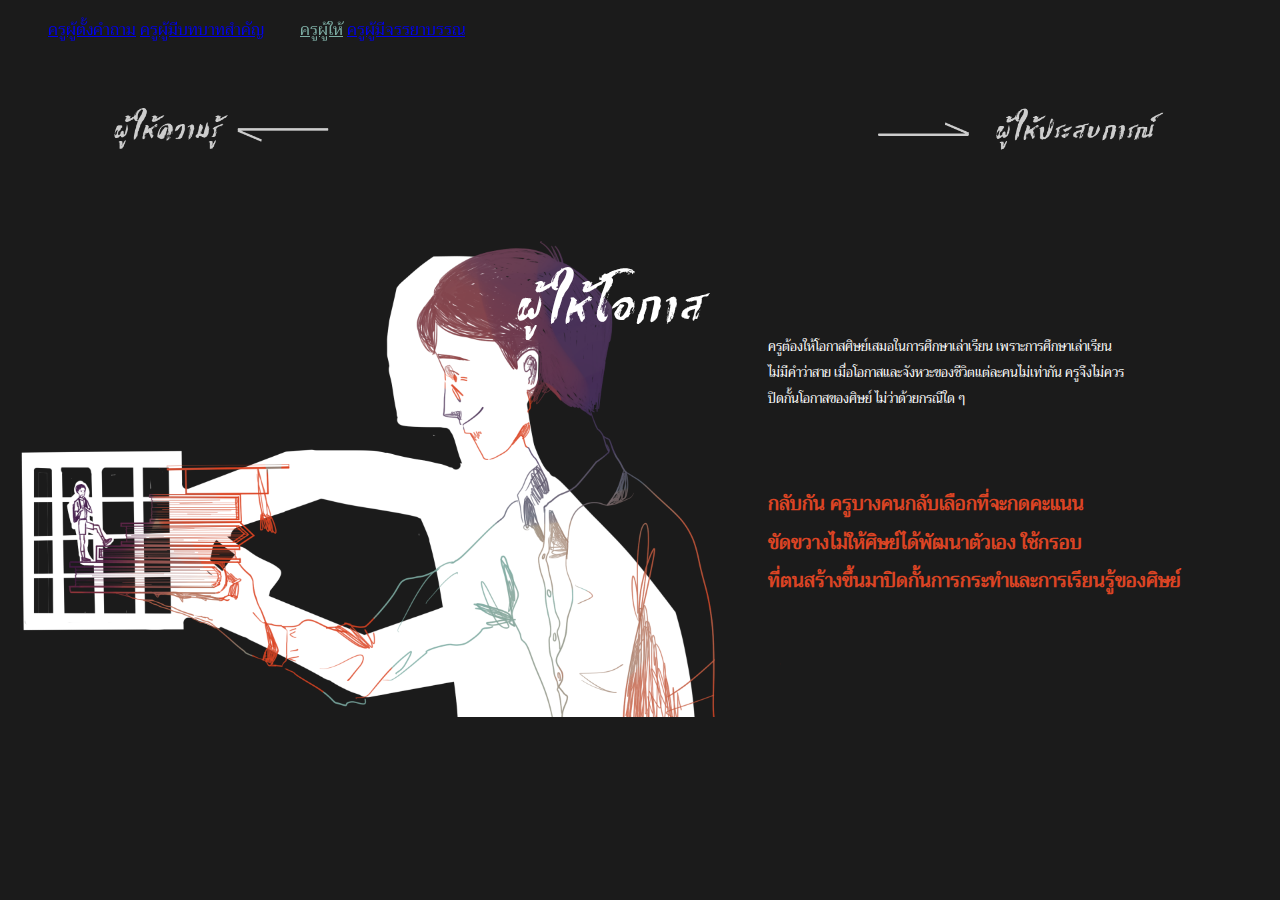
<file: chance.html>
<html lang="en">
<head>
    <meta charset="UTF-8">
    <link rel="icon" href="image/icontitle.png" type="image/gif" sizes="100x100">
    <link rel="stylesheet" href="https://cdn.jsdelivr.net/npm/bootstrap@4.5.3/dist/css/bootstrap.min.css" integrity="sha384-TX8t27EcRE3e/ihU7zmQxVncDAy5uIKz4rEkgIXeMed4M0jlfIDPvg6uqKI2xXr2" crossorigin="anonymous">
    <link rel="stylesheet" href="style2.css">
    <title>ผู้ให้โอกาส</title>
</head>
<body>
    <warpper>
        <content>
            <nav class="navbar navbar-expand-lg navbar-dark bg-dark">
    
                <div class="collapse navbar-collapse" id="navbarNavAltMarkup">
                  <div class="navbar-nav navbar-center">
                    <a class="nav-link" href="index.html#s1">ครูผู้ตั้งคำถาม</a>
                    <a class="nav-link" href="index.html#s2">ครูผู้มีบทบาทสำคัญ</a>
                    <div class="dropdown">
                        <a class="nav-link dropbtn" href="index.html#s3" style="color: #7dada4;" onclick="link1()">ครูผู้ให้</a>
                        <div class="dropdown-content">
                            <a href="know.html">ครูผู้ให้ความรู้</a>
                            <a href="chance.html" style="color: #7dada4;">ครูผู้ให้โอกาส</a>
                            <a href="exp.html">ครูผู้ให้ประสบการณ์</a>
                            <a href="life.html">ครูผู้ให้ชีวิต</a>
                            <a href="cheerup.html">ครูผู้ให้กำลังใจ</a>
                            <a href="forgive.html">ครูผู้ให้อภัย</a>
                        </div>
                    </div>
                    <a class="nav-link" href="index.html#s4">ครูผู้มีจรรยาบรรณ</a>
                  </div>
                </div>
              </nav>
              <img src="image/chancebg.png" class="bg">
              <img src="image/chance.png" class="bg">
            <h1 class="headmid">ผู้ให้โอกาส</h1>
            <p class="subhead1">
                ครูต้องให้โอกาสศิษย์เสมอในการศึกษาเล่าเรียน เพราะการศึกษาเล่าเรียน<br>
                ไม่มีคำว่าสาย เมื่อโอกาสและจังหวะของชีวิตแต่ละคนไม่เท่ากัน ครูจึงไม่ควร<br>
                ปิดกั้นโอกาสของศิษย์ ไม่ว่าด้วยกรณีใด ๆ

            </p>
            <h3 class="red1">กลับกัน ครูบางคนกลับเลือกที่จะกดคะแนน<br>
                ขัดขวางไม่ให้ศิษย์ได้พัฒนาตัวเอง ใช้กรอบ<br>
                ที่ตนสร้างขึ้นมาปิดกั้นการกระทำและการเรียนรู้ของศิษย์
            </h3>

            <img src="image/expbtn.png" class="btn1" onclick="link1()">
            <img src="image/backknowbtn.png" class="btn2" onclick="link2()">
        </content>
    </warpper>

    <script>
        function link1(){
            location.href = "exp.html"
        }
        function link2(){
            location.href = "know.html"
        }
    </script>
</body>
</html>
</file>
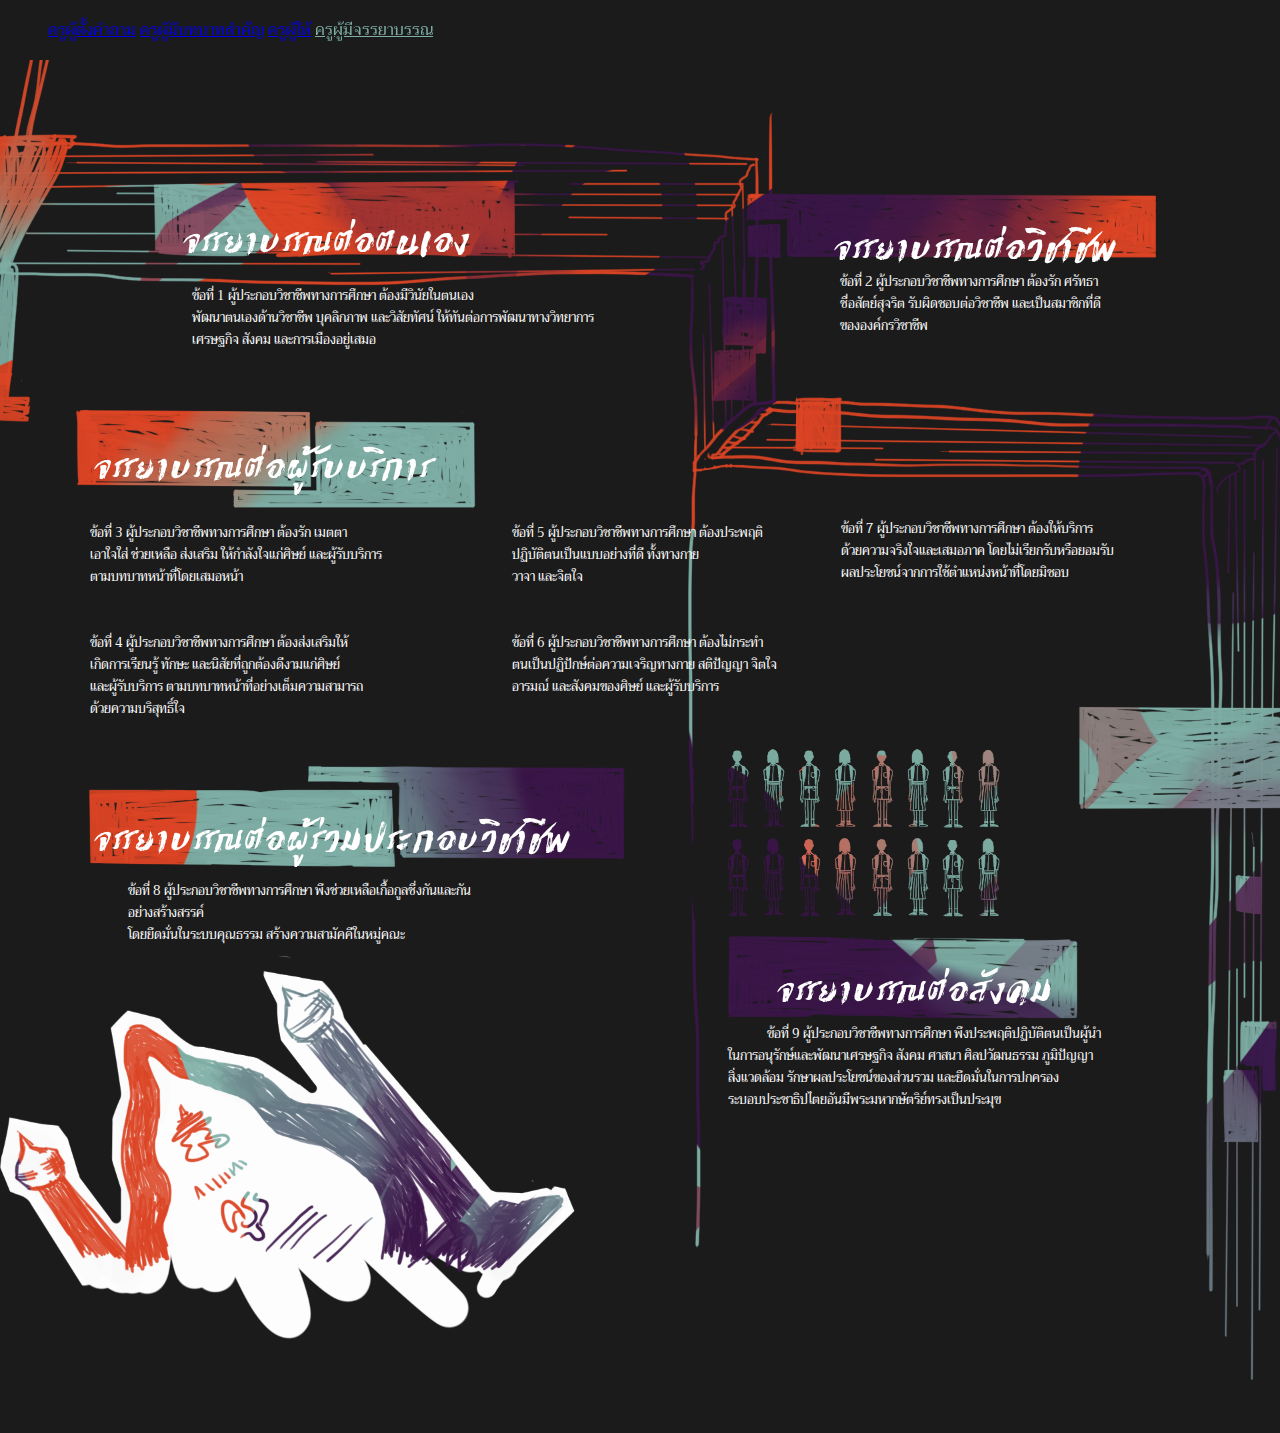
<file: conti.html>
<html lang="en">
<head>
    <meta charset="UTF-8">
    <link rel="icon" href="image/icontitle.png" type="image/gif" sizes="100x100">
    <link rel="stylesheet" href="https://cdn.jsdelivr.net/npm/bootstrap@4.5.3/dist/css/bootstrap.min.css" integrity="sha384-TX8t27EcRE3e/ihU7zmQxVncDAy5uIKz4rEkgIXeMed4M0jlfIDPvg6uqKI2xXr2" crossorigin="anonymous">
    <link rel="stylesheet" href="style3.css">
    <title>จรรยาบรรณต่อตนเอง</title>
</head>
<body>
    <warpper>
        <content>
            <nav class="navbar navbar-expand-lg navbar-dark bg-dark">
    
                <div class="collapse navbar-collapse" id="navbarNavAltMarkup">
                  <div class="navbar-nav navbar-center">
                    <a class="nav-link" href="index.html#s1">ครูผู้ตั้งคำถาม</a>
                    <a class="nav-link" href="index.html#s2">ครูผู้มีบทบาทสำคัญ</a>
                    <a class="nav-link" href="index.html#s3" onclick="link1()">ครูผู้ให้</a>
                    <a class="nav-link" href="index.html#s4" style="color: #7dada4;">ครูผู้มีจรรยาบรรณ</a>
                  </div>
                </div>
              </nav>
            <img src="image/rulebgpage.png" class="bgpage">
            <h1 class="head1">จรรยาบรรณต่อตนเอง</h1>
            <p class="subhead1">
                ข้อที่ 1 ผู้ประกอบวิชาชีพทางการศึกษา ต้องมีวินัยในตนเอง <br>
                พัฒนาตนเองด้านวิชาชีพ บุคลิกภาพ และวิสัยทัศน์ ให้ทันต่อการพัฒนาทางวิทยาการ <br>
                เศรษฐกิจ สังคม และการเมืองอยู่เสมอ 
                </p>

            <h1 class="head2">จรรยาบรรณต่อผู้รับบริการ</h1>
                <p class="subhead2">
                    
            ข้อที่ 3 ผู้ประกอบวิชาชีพทางการศึกษา ต้องรัก เมตตา <br>
            เอาใจใส่ ช่วยเหลือ ส่งเสริม ให้กําลังใจแก่ศิษย์ และผู้รับบริการ <br>
            ตามบทบาทหน้าที่โดยเสมอหน้า<br><br><br>

            ข้อที่ 4 ผู้ประกอบวิชาชีพทางการศึกษา ต้องส่งเสริมให้<br>
            เกิดการเรียนรู้ ทักษะ และนิสัยที่ถูกต้องดีงามแก่ศิษย์ <br>
            และผู้รับบริการ ตามบทบาทหน้าที่อย่างเต็มความสามารถ <br>
            ด้วยความบริสุทธิ์ใจ
                </p>


                <p class="subhead3">
                    ข้อที่ 5 ผู้ประกอบวิชาชีพทางการศึกษา ต้องประพฤติ<br>
                    ปฏิบัติตนเป็นแบบอย่างที่ดี ทั้งทางกาย<br>
                    วาจา และจิตใจ<br><br><br>

                    ข้อที่ 6 ผู้ประกอบวิชาชีพทางการศึกษา ต้องไม่กระทํา<br>
                    ตนเป็นปฏิปักษ์ต่อความเจริญทางกาย สติปัญญา จิตใจ<br>
                    อารมณ์ และสังคมของศิษย์ และผู้รับบริการ
                </p>
            <h1 class="head3">จรรยาบรรณต่อผู้ร่วมประกอบวิชาชีพ</h1>
                <p class="subhead4">
                    ข้อที่ 8 ผู้ประกอบวิชาชีพทางการศึกษา พึงช่วยเหลือเกื้อกูลซึ่งกันและกัน<br>
                    อย่างสร้างสรรค์<br>
                    โดยยึดมั่นในระบบคุณธรรม สร้างความสามัคคีในหมู่คณะ
                </p>

            <h1 class="head4">จรรยาบรรณต่อวิชาชีพ</h1>
                <p class="subhead5">  
                    ข้อที่ 2 ผู้ประกอบวิชาชีพทางการศึกษา ต้องรัก ศรัทธา<br>
                    ซื่อสัตย์สุจริต รับผิดชอบต่อวิชาชีพ และเป็นสมาชิกที่ดี<br>
                    ขององค์กรวิชาชีพ
                </p>

            <h1 class="head5">จรรยาบรรณต่อสังคม</h1>
                <p class="subhead6">
                    ข้อที่ 9 ผู้ประกอบวิชาชีพทางการศึกษา พึงประพฤติปฏิบัติตนเป็นผู้นํา<br>
                    ในการอนุรักษ์และพัฒนาเศรษฐกิจ สังคม ศาสนา ศิลปวัฒนธรรม ภูมิปัญญา <br>
                    สิ่งแวดล้อม รักษาผลประโยชน์ของส่วนรวม และยึดมั่นในการปกครอง<br>
                    ระบอบประชาธิปไตยอันมีพระมหากษัตริย์ทรงเป็นประมุข
                </p>

                <p class="subhead7">
                    ข้อที่ 7 ผู้ประกอบวิชาชีพทางการศึกษา ต้องให้บริการ<br>
                    ด้วยความจริงใจและเสมอภาค โดยไม่เรียกรับหรือยอมรับ<br>
                    ผลประโยชน์จากการใช้ตําแหน่งหน้าที่โดยมิชอบ


                </p>
            
        </content>
    </warpper>
</body>
</html>
</file>
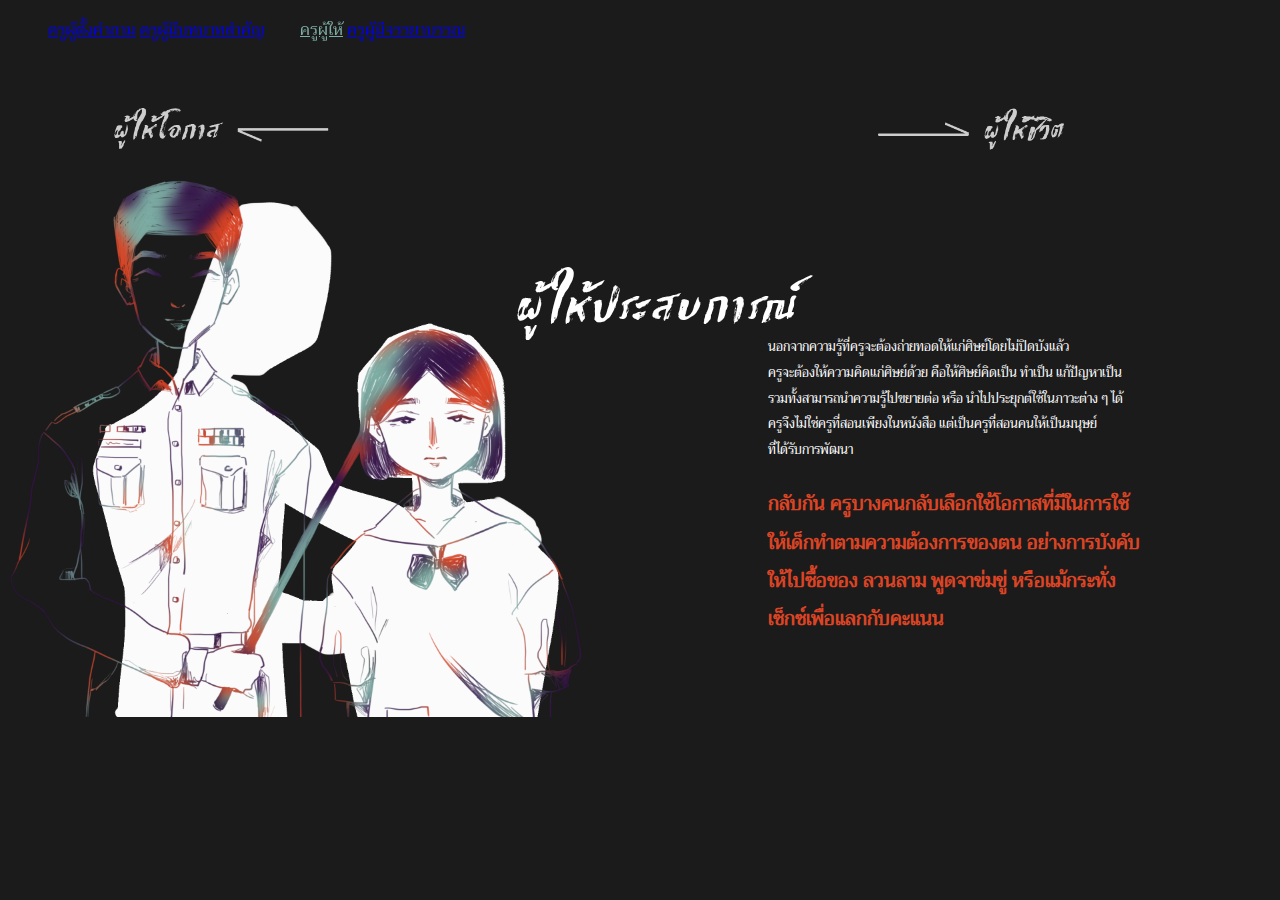
<file: exp.html>
<html lang="en">
<head>
    <meta charset="UTF-8">
    <link rel="icon" href="image/icontitle.png" type="image/gif" sizes="100x100">
    <link rel="stylesheet" href="https://cdn.jsdelivr.net/npm/bootstrap@4.5.3/dist/css/bootstrap.min.css" integrity="sha384-TX8t27EcRE3e/ihU7zmQxVncDAy5uIKz4rEkgIXeMed4M0jlfIDPvg6uqKI2xXr2" crossorigin="anonymous">
    <link rel="stylesheet" href="style2.css">
    <title>ผู้ให้ประสบการณ์</title>
</head>
<body>
    <warpper>
        <content>
            <nav class="navbar navbar-expand-lg navbar-dark bg-dark">
    
                <div class="collapse navbar-collapse" id="navbarNavAltMarkup">
                  <div class="navbar-nav navbar-center">
                    <a class="nav-link" href="index.html#s1">ครูผู้ตั้งคำถาม</a>
                    <a class="nav-link" href="index.html#s2">ครูผู้มีบทบาทสำคัญ</a>
                    <div class="dropdown">
                        <a class="nav-link dropbtn" href="index.html#s3" style="color: #7dada4;" onclick="link1()">ครูผู้ให้</a>
                        <div class="dropdown-content">
                            <a href="know.html">ครูผู้ให้ความรู้</a>
                            <a href="chance.html">ครูผู้ให้โอกาส</a>
                            <a href="exp.html" style="color: #7dada4;">ครูผู้ให้ประสบการณ์</a>
                            <a href="life.html">ครูผู้ให้ชีวิต</a>
                            <a href="cheerup.html">ครูผู้ให้กำลังใจ</a>
                            <a href="forgive.html">ครูผู้ให้อภัย</a>
                        </div>
                    </div>
                    <a class="nav-link" href="index.html#s4">ครูผู้มีจรรยาบรรณ</a>
                  </div>
                </div>
              </nav>
              <img src="image/expbg.png" class="bg">
              <img src="image/exp.png" class="bg">
            <h1 class="headmid">ผู้ให้ประสบการณ์</h1>
            <p class="subhead1">
                
                        นอกจากความรู้ที่ครูจะต้องถ่ายทอดให้แก่ศิษย์โดยไม่ปิดบังแล้ว <br>
                        ครูจะต้องให้ความคิดแก่ศิษย์ด้วย คือให้ศิษย์คิดเป็น ทำเป็น แก้ปัญหาเป็น <br>
                        รวมทั้งสามารถนำความรู้ไปขยายต่อ หรือ นำไปประยุกต์ใช้ในภาวะต่าง ๆ ได้ <br>
                        ครูจึงไม่ใช่ครูที่สอนเพียงในหนังสือ แต่เป็นครูที่สอนคนให้เป็นมนุษย์ <br>
                        ที่ได้รับการพัฒนา


            </p>
            <h3 class="red1">กลับกัน ครูบางคนกลับเลือกใช้โอกาสที่มีในการใช้<br>
                ให้เด็กทำตามความต้องการของตน อย่างการบังคับ<br>
                ให้ไปซื้อของ ลวนลาม พูดจาข่มขู่ หรือแม้กระทั่ง <br>
                เซ็กซ์เพื่อแลกกับคะแนน 
            </h3>

            <img src="image/lifenextbtn.png" class="btn1" onclick="link1()">
            <img src="image/backchancebtn.png" class="btn2" onclick="link2()">
        </content>
    </warpper>

    <script>
        function link1(){
            location.href = "life.html"
        }
        function link2(){
            location.href = "chance.html"
        }
    </script>
</body>
</html>
</file>
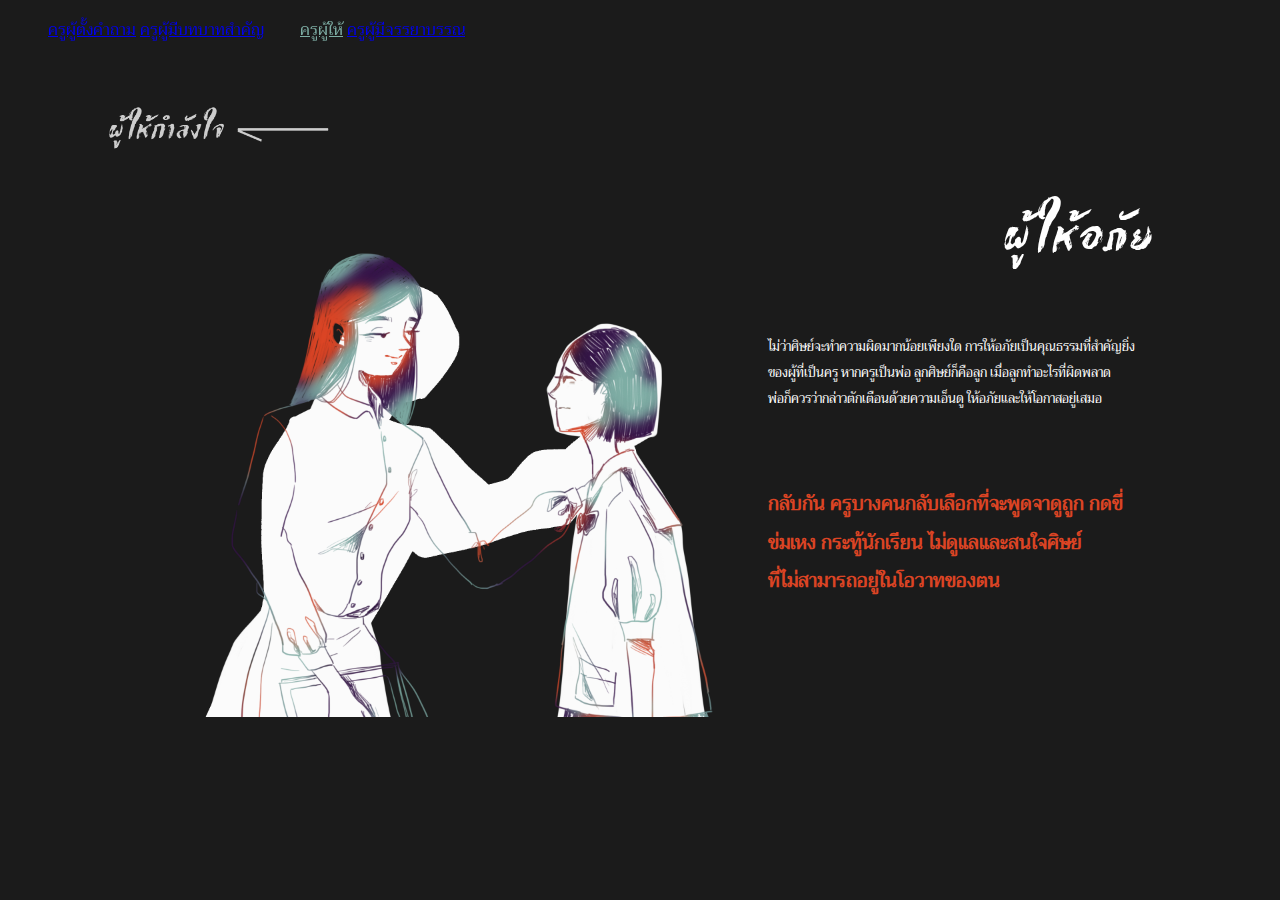
<file: forgive.html>
<html lang="en">
<head>
    <meta charset="UTF-8">
    <link rel="icon" href="image/icontitle.png" type="image/gif" sizes="100x100">
    <link rel="stylesheet" href="https://cdn.jsdelivr.net/npm/bootstrap@4.5.3/dist/css/bootstrap.min.css" integrity="sha384-TX8t27EcRE3e/ihU7zmQxVncDAy5uIKz4rEkgIXeMed4M0jlfIDPvg6uqKI2xXr2" crossorigin="anonymous">
    <link rel="stylesheet" href="style2.css">
    <title>ผู้ให้ความรู้</title>
</head>
<body>
    <warpper>
        <content>
            <nav class="navbar navbar-expand-lg navbar-dark bg-dark">
    
                <div class="collapse navbar-collapse" id="navbarNavAltMarkup">
                  <div class="navbar-nav navbar-center">
                    <a class="nav-link" href="index.html#s1">ครูผู้ตั้งคำถาม</a>
                    <a class="nav-link" href="index.html#s2">ครูผู้มีบทบาทสำคัญ</a>
                    <div class="dropdown">
                        <a class="nav-link dropbtn" href="index.html#s3" style="color: #7dada4;" onclick="link1()">ครูผู้ให้</a>
                        <div class="dropdown-content">
                            <a href="know.html">ครูผู้ให้ความรู้</a>
                            <a href="chance.html">ครูผู้ให้โอกาส</a>
                            <a href="exp.html">ครูผู้ให้ประสบการณ์</a>
                            <a href="life.html">ครูผู้ให้ชีวิต</a>
                            <a href="cheerup.html">ครูผู้ให้กำลังใจ</a>
                            <a href="forgive.html" style="color: #7dada4;">ครูผู้ให้อภัย</a>
                        </div>
                    </div>
                    <a class="nav-link" href="index.html#s4">ครูผู้มีจรรยาบรรณ</a>
                  </div>
                </div>
              </nav>
              <img src="image/forgivebg.png" class="bg">
              <img src="image/forgive.png" class="bg">
            <h1 class="head2">ผู้ให้อภัย</h1>
            <p class="subhead1">
                ไม่ว่าศิษย์จะทำความผิดมากน้อยเพียงใด การให้อภัยเป็นคุณธรรมที่สำคัญยิ่ง<br>
                ของผู้ที่เป็นครู หากครูเป็นพ่อ ลูกศิษย์ก็คือลูก เมื่อลูกทำอะไรที่ผิดพลาด<br> 
                พ่อก็ควรว่ากล่าวตักเตือนด้วยความเอ็นดู ให้อภัยและให้โอกาสอยู่เสมอ
            </p>
            <h3 class="red1">กลับกัน ครูบางคนกลับเลือกที่จะพูดจาดูถูก กดขี่<br>
                ข่มเหง กระทู้นักเรียน ไม่ดูแลและสนใจศิษย์<br>
                ที่ไม่สามารถอยู่ในโอวาทของตน
                </h3>

            <img src="image/cheerupbackbtn.png" class="btn2" onclick="link1()">
        </content>
    </warpper>

    <script>
        function link1(){
            location.href = "cheerup.html"
        }
    </script>
</body>
</html>
</file>
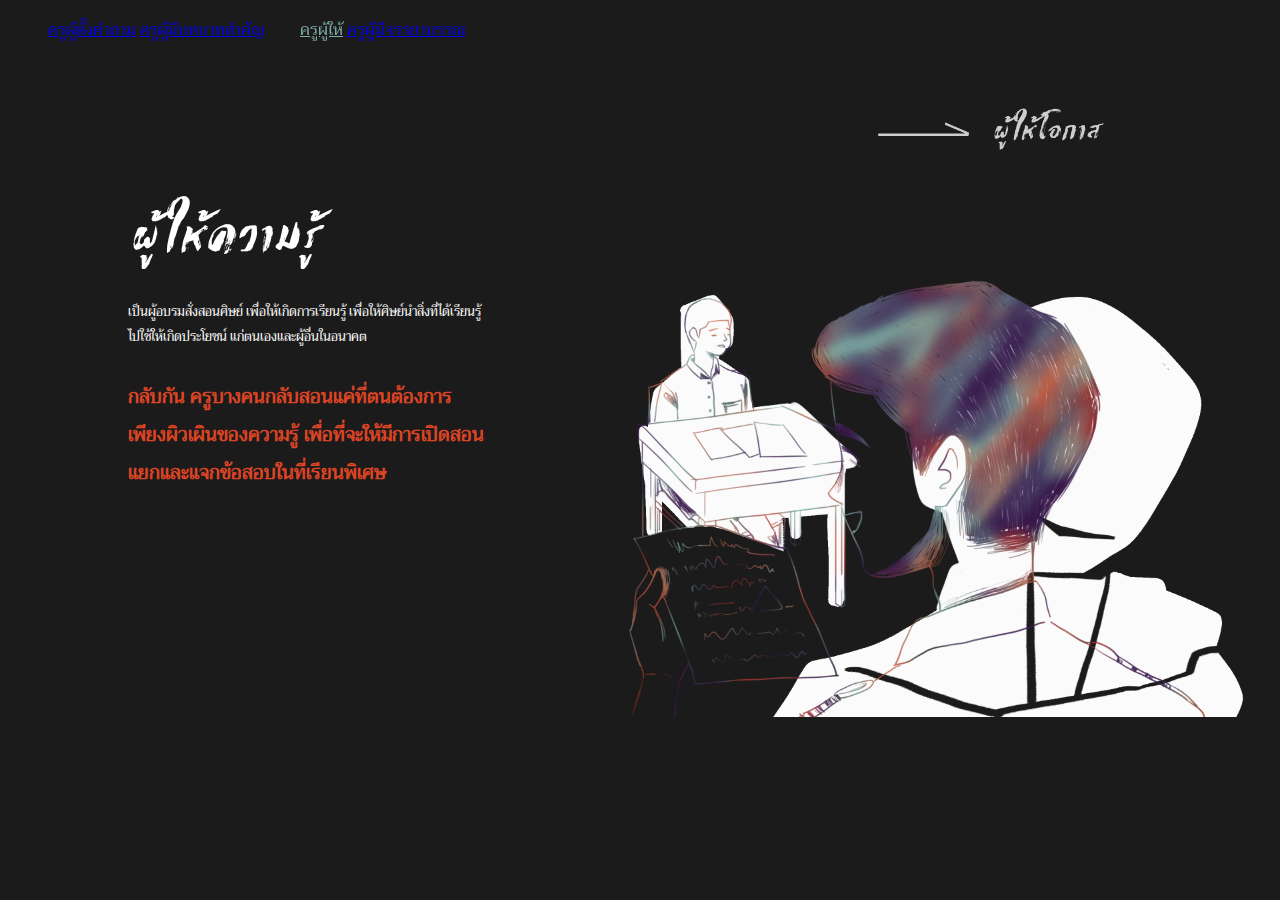
<file: know.html>
<html lang="en">

<head>
    <meta charset="UTF-8">
    <link rel="icon" href="image/icontitle.png" type="image/gif" sizes="100x100">
    <link rel="stylesheet" href="https://cdn.jsdelivr.net/npm/bootstrap@4.5.3/dist/css/bootstrap.min.css"
        integrity="sha384-TX8t27EcRE3e/ihU7zmQxVncDAy5uIKz4rEkgIXeMed4M0jlfIDPvg6uqKI2xXr2" crossorigin="anonymous">
    <link rel="stylesheet" href="style2.css">
    <title>ผู้ให้ความรู้</title>
</head>

<body>
    <warpper>
        <content>
            <nav class="navbar navbar-expand-lg navbar-dark bg-dark">

                <div class="collapse navbar-collapse" id="navbarNavAltMarkup">
                    <div class="navbar-nav navbar-center">
                        <a class="nav-link" href="index.html#s1">ครูผู้ตั้งคำถาม</a>
                        <a class="nav-link" href="index.html#s2">ครูผู้มีบทบาทสำคัญ</a>
                        
                        <div class="dropdown">
                            <a class="nav-link dropbtn" href="index.html#s3" style="color: #7dada4;" onclick="link1()">ครูผู้ให้</a>
                            <div class="dropdown-content">
                                <a href="know.html" style="color: #7dada4;">ครูผู้ให้ความรู้</a>
                                <a href="chance.html" >ครูผู้ให้โอกาส</a>
                                <a href="exp.html">ครูผู้ให้ประสบการณ์</a>
                                <a href="life.html">ครูผู้ให้ชีวิต</a>
                                <a href="cheerup.html">ครูผู้ให้กำลังใจ</a>
                                <a href="forgive.html">ครูผู้ให้อภัย</a>
                            </div>
                        </div>
                        <a class="nav-link" href="index.html#s4">ครูผู้มีจรรยาบรรณ</a>
                    </div>
                </div>
            </nav>
            <img src="image/giveknowbg1.png" class="bg">
            <img src="image/giveknowg2.png" class="bg">
            <h1 class="head">ผู้ให้ความรู้</h1>
            <p class="subhead">
                เป็นผู้อบรมสั่งสอนศิษย์ เพื่อให้เกิดการเรียนรู้ เพื่อให้ศิษย์นำสิ่งที่ได้เรียนรู้<br>
                ไปใช้ให้เกิดประโยชน์ แก่ตนเองและผู้อื่นในอนาคต
            </p>
            <h3 class="red">กลับกัน ครูบางคนกลับสอนแค่ที่ตนต้องการ<br>
                เพียงผิวเผินของความรู้ เพื่อที่จะให้มีการเปิดสอน<br>
                แยกและแจกข้อสอบในที่เรียนพิเศษ</h3>

            <img src="image/givechancebtn.png" class="btn1" onclick="link1()">
        </content>
    </warpper>

    <script>
        function link1() {
            location.href = "chance.html"
        }
    </script>
</body>

</html>
</file>
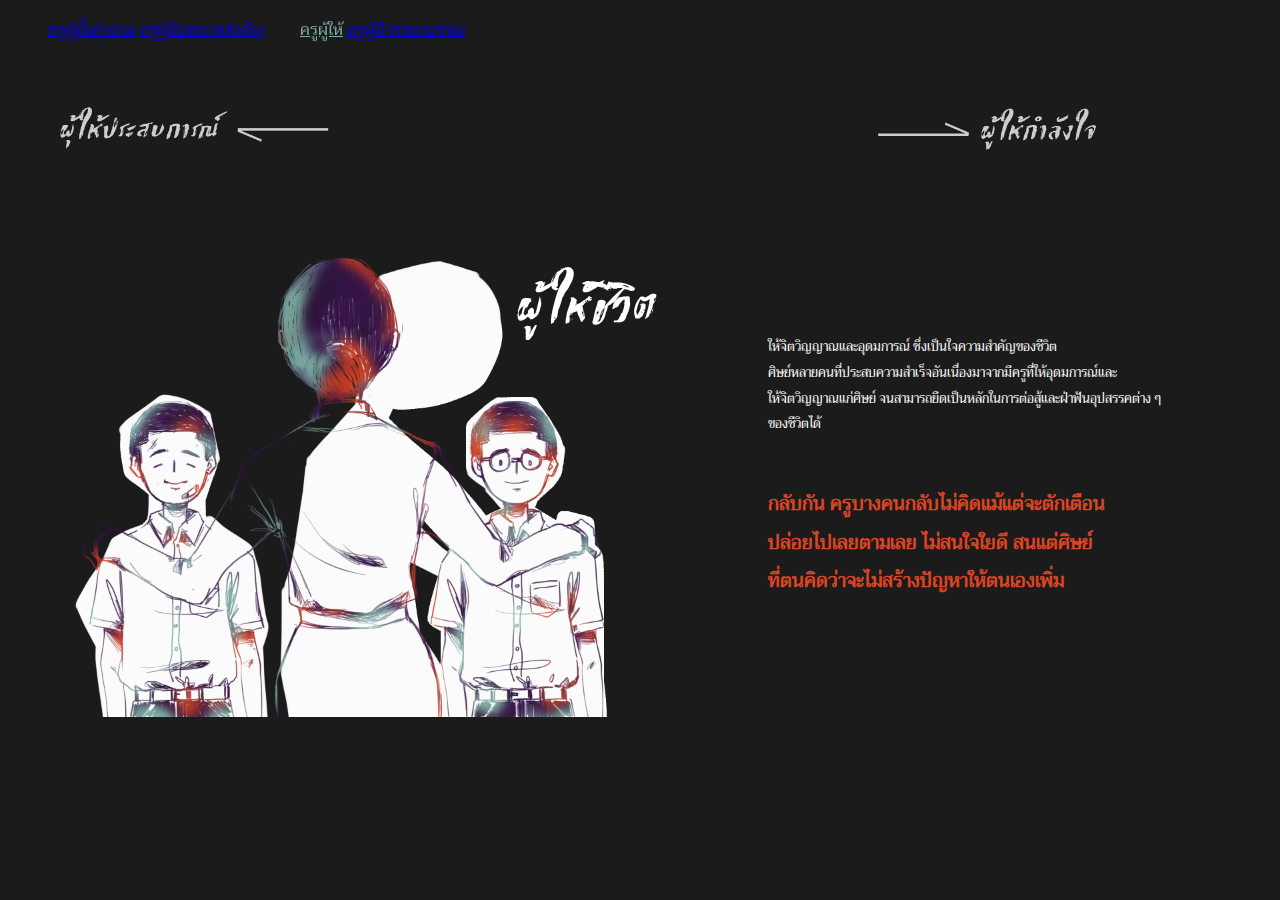
<file: life.html>
<html lang="en">
<head>
    <meta charset="UTF-8">
    <link rel="icon" href="image/icontitle.png" type="image/gif" sizes="100x100">
    <link rel="stylesheet" href="https://cdn.jsdelivr.net/npm/bootstrap@4.5.3/dist/css/bootstrap.min.css" integrity="sha384-TX8t27EcRE3e/ihU7zmQxVncDAy5uIKz4rEkgIXeMed4M0jlfIDPvg6uqKI2xXr2" crossorigin="anonymous">
    <link rel="stylesheet" href="style2.css">
    <title>ผู้ให้ชีวิต</title>
</head>
<body>
    <warpper>
        <content>
            <nav class="navbar navbar-expand-lg navbar-dark bg-dark">
    
                <div class="collapse navbar-collapse" id="navbarNavAltMarkup">
                  <div class="navbar-nav navbar-center">
                    <a class="nav-link" href="index.html#s1">ครูผู้ตั้งคำถาม</a>
                    <a class="nav-link" href="index.html#s2">ครูผู้มีบทบาทสำคัญ</a>
                    <div class="dropdown">
                        <a class="nav-link dropbtn" href="index.html#s3" style="color: #7dada4;" onclick="link1()">ครูผู้ให้</a>
                        <div class="dropdown-content">
                            <a href="know.html">ครูผู้ให้ความรู้</a>
                            <a href="chance.html">ครูผู้ให้โอกาส</a>
                            <a href="exp.html">ครูผู้ให้ประสบการณ์</a>
                            <a href="life.html" style="color: #7dada4;">ครูผู้ให้ชีวิต</a>
                            <a href="cheerup.html">ครูผู้ให้กำลังใจ</a>
                            <a href="forgive.html">ครูผู้ให้อภัย</a>
                        </div>
                    </div>
                    <a class="nav-link" href="index.html#s4">ครูผู้มีจรรยาบรรณ</a>
                  </div>
                </div>
              </nav>
              <img src="image/lifebg.png" class="bg">
              <img src="image/life.png" class="bg">
            <h1 class="headmid">ผู้ให้ชีวิต</h1>
            <p class="subhead1">
                
                ให้จิตวิญญาณและอุดมการณ์ ซึ่งเป็นใจความสำคัญของชีวิต <br>
                ศิษย์หลายคนที่ประสบความสำเร็จอันเนื่องมาจากมีครูที่ให้อุดมการณ์และ<br>
                ให้จิตวิญญาณแก่ศิษย์ จนสามารถยึดเป็นหลักในการต่อสู้และฝ่าฟันอุปสรรคต่าง ๆ <br>
                ของชีวิตได้


            </p>
            <h3 class="red1">กลับกัน ครูบางคนกลับไม่คิดแม้แต่จะตักเตือน <br>
                ปล่อยไปเลยตามเลย ไม่สนใจใยดี สนแต่ศิษย์<br>
                ที่ตนคิดว่าจะไม่สร้างปัญหาให้ตนเองเพิ่ม
            </h3>

            <img src="image/cheerupbtn.png" class="btn1" onclick="link1()">
            <img src="image/expbackbtn.png" class="btn2" onclick="link2()">
        </content>
    </warpper>

    <script>
        function link1(){
            location.href = "cheerup.html"
        }
        function link2(){
            location.href = "exp.html"
        }
    </script>
</body>
</html>
</file>
<file: style2.css>
body {
    background-color: #1b1b1b;
    margin: 0;
    height: 100vh;
    font-family: "Trirong";
    overflow: hidden;
}

@font-face {
    font-family: "Trirong";
    src: url("/Trirong/Trirong-Regular.ttf")
}

@font-face {
    font-family: "zuzu";
    src: url("/ZUzu/zuzu.ttf")
}

.navbar-nav.navbar-center {
    position: relative;
    left: 50%;
    transform: translatex(-50%);
}

.navbar {
    position: sticky;
    top: -1;
    width: 100%;
    padding: 1rem;
    text-indent: 2rem;
    z-index: 1;
}

.dropbtn {
    color: #6f787e;
    font-size: 16px;
    border: none;
    cursor: pointer;
}

.dropdown {
    position: relative;
    display: inline-block;
}

.dropdown-content {
    display: none;
    position: absolute;
    background-color: #000000;
    min-width: 160px;
    box-shadow: 0px 8px 16px 0px rgba(0, 0, 0, 0.2);
    z-index: 1;
}

.dropdown-content a {
    color: #6f787e;
    padding: 12px 0px;
    text-decoration: none;
    display: block;
}

.dropdown-content a:hover {
    color: #f1f1f1
}

.dropdown:hover .dropdown-content {
    display: block;
}

.dropdown:hover .dropbtn {
    color: white;
}

p {
    color: white;
    font-size: 1vw;
}

h1 {
    font-family: "zuzu";
    color: white;
    font-size: 6vw;
}

h3 {
    font-size: 1.5vw;
}

warpper {
    width: 100%;
    height: 100vh;
    display: flex;
    flex-flow: row wrap;
}

content {
    width: 100%;
    height: 56vw;
    position: relative;
}

.head {
    position: absolute;
    top: 20%;
    left: 10%;
}

.bg {
    position: absolute;
    top: 0%;
    width: 100%;
    height: 100%;
}

.subhead {
    position: absolute;
    top: 40%;
    left: 10%;
    line-height: 2vw;
}

.red {
    color: #DB4424;
    position: absolute;
    top: 50%;
    left: 10%;
    line-height: 3vw;
}

.btn1 {
    width: 30vw;
    position: absolute;
    top: 10%;
    right: 5%;
    cursor: pointer;
}

.btn2 {
    width: 30vw;
    position: absolute;
    top: 10%;
    left: 1%;
    cursor: pointer;
}

.headmid {
    position: absolute;
    top: 30%;
    left: 40%;
}

.subhead1 {
    position: absolute;
    top: 45%;
    left: 60%;
    line-height: 2vw;
}

.red1 {
    color: #DB4424;
    position: absolute;
    top: 65%;
    left: 60%;
    line-height: 3vw;
}

.head2 {
    position: absolute;
    top: 20%;
    right: 10%;
}
</file>
<file: style3.css>
body{
    background-color:#1b1b1b;
    margin: 0;
    height: 100vh;
    font-family: "Trirong";
}
@font-face {
  font-family: "Trirong";
  src:url("/Trirong/Trirong-Regular.ttf")
     
}
@font-face {
  font-family: "zuzu";
  src:url("/ZUzu/zuzu.ttf")
     
}
.navbar-nav.navbar-center {
    position: relative;
    left: 50%;
    transform: translatex(-50%);
}
.navbar {
  position: sticky;
  top: -1;
  width: 100%;
  padding: 1rem;
  text-indent: 2rem;
  z-index: 1;
  
}
p{
    color: white;
    font-size: 1vw;
}
h1{
    font-family: "zuzu";
    color: white;
    font-size: 6vw;
  
}
h3{
  font-size: 1.5vw;
}
warpper{
    width: 100%;
    height: 100vh;
    display: flex;
    flex-flow: row wrap;
}
content{
    width: 100%;
    height: 56vw;
    position: relative;
}
.bgpage{
  width: 100%;
  position: absolute;
}
.head1{
  position: absolute;
  top: 23%;
  left: 14%;
  font-size: 5vw;
}
.head2{
  position: absolute;
  top: 54.5%;
  left: 7%;
  font-size: 5vw;
}
.head3{
  position: absolute;
  top: 106.5%;
  left: 7%;
  font-size: 5vw;
}
.head4{
  position: absolute;
  top: 24%;
  right: 13%;
  font-size: 5vw;
}
.head5{
  position: absolute;
  top: 127.5%;
  right: 18%;
  font-size: 5vw;
}
.subhead1{
  position: absolute;
  top:38%;
  left: 15%;
  font-size: 1vw;
}
.subhead2{
  position: absolute;
  top:71%;
  left: 7%;
  font-size: 1vw;
}
.subhead3{
  position: absolute;
  top:71%;
  left: 40%;
  font-size: 1vw;
}
.subhead4{
  position: absolute;
  top:121%;
  left: 10%;
  font-size: 1vw;
}
.subhead5{
  position: absolute;
  top:36%;
  right: 14%;
  font-size: 1vw;
}
.subhead6{
  position: absolute;
  top:141%;
  right: 14%;
  font-size: 1vw;
  text-indent: 3vw;
}
.subhead7{
  position: absolute;
  top:70.5%;
  right: 13%;
  font-size: 1vw;
}
</file>
